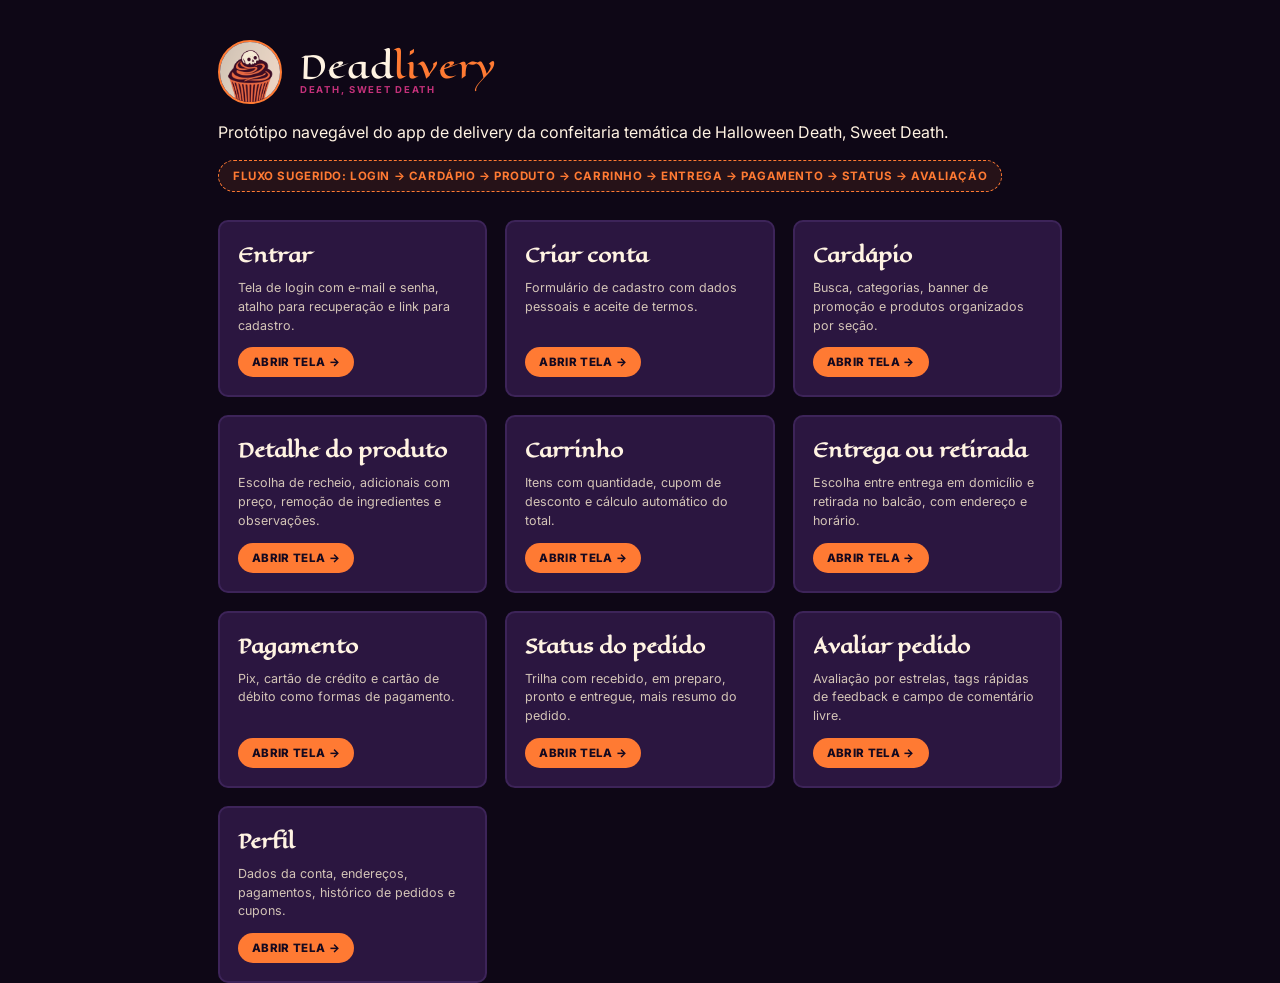
<file: index.html>
<!DOCTYPE html>
<html lang="pt-BR">
<head>
<meta charset="UTF-8">
<meta name="viewport" content="width=device-width, initial-scale=1.0">
<title>Deadlivery — Mapa do protótipo</title>
<link rel="stylesheet" href="style.css">
<style>
  body{ background: #0E0716; }
  .index-head{
    display:flex;
    align-items:center;
    gap:18px;
    margin-bottom: 18px;
  }
  .index-head .logo-mark{ width:64px; height:64px; }
  .index-head .wordmark{ font-size:32px; }
  .index-head p{
    font-size:14px;
    color: var(--bone-dim);
    opacity:0.85;
    max-width: 560px;
    line-height:1.6;
    margin-top: 18px;
  }
  .flow-note{
    font-size:11.5px;
    font-weight:700;
    text-transform:uppercase;
    letter-spacing:0.05em;
    color: var(--pumpkin);
    background: rgba(255,122,51,0.1);
    border:1.5px dashed var(--pumpkin);
    display:inline-block;
    padding:8px 14px;
    border-radius: 999px;
    margin: 18px 0 28px;
  }
  .grid{
    display:grid;
    grid-template-columns: repeat(auto-fit, minmax(230px, 1fr));
    gap: 18px;
  }
  .screen-card{
    background: var(--plum);
    border: 2px solid var(--plum-soft);
    border-radius: var(--radius-card);
    padding: 18px;
    display:flex;
    flex-direction:column;
    gap:8px;
  }
  .screen-card .num{
    font-family: var(--font-serif);
    font-weight:800;
    font-size:11px;
    color: var(--cherry);
  }
  .screen-card h3{
    font-family: var(--font-display);
    font-size: 19px;
    color: var(--bone);
  }
  .screen-card .req-tag{
    font-size:10px;
    font-weight:800;
    text-transform:uppercase;
    letter-spacing:0.03em;
    color: var(--ink);
    background: var(--pumpkin);
    padding:3px 8px;
    border-radius:999px;
    display:inline-block;
    width:fit-content;
  }
  .screen-card p{
    font-size:12.5px;
    color: var(--bone-dim);
    opacity:0.85;
    line-height:1.5;
    flex:1;
  }
  .screen-card a.go{
    align-self:flex-start;
    font-size:11.5px;
    font-weight:800;
    text-transform:uppercase;
    letter-spacing:0.03em;
    color: var(--ink);
    background: var(--pumpkin);
    padding: 8px 14px;
    border-radius: 999px;
    margin-top:4px;
  }
  footer.foot{
    margin-top:36px;
    font-size:12px;
    color:#8a7a9f;
    line-height:1.6;
  }
</style>
</head>
<body>

<div class="index-wrap">
  <div class="index-head">
    <div class="logo-mark"><img src="logo.png" alt="Logo Deadlivery"></div>
    <div>
      <div class="wordmark">Dead<span class="accent">livery</span></div>
      <div class="brand-sub">Death, Sweet Death</div>
    </div>
  </div>

  <p>Protótipo navegável do app de delivery da confeitaria temática de Halloween Death, Sweet Death.</p>

  <span class="flow-note">Fluxo sugerido: Login → Cardápio → Produto → Carrinho → Entrega → Pagamento → Status → Avaliação</span>

  <div class="grid">

    <div class="screen-card">
      <h3>Entrar</h3>
      <p>Tela de login com e-mail e senha, atalho para recuperação e link para cadastro.</p>
      <a class="go" href="login.html">Abrir tela →</a>
    </div>

    <div class="screen-card">
      <h3>Criar conta</h3>
      <p>Formulário de cadastro com dados pessoais e aceite de termos.</p>
      <a class="go" href="cadastro.html">Abrir tela →</a>
    </div>

    <div class="screen-card">
      <h3>Cardápio</h3>
      <p>Busca, categorias, banner de promoção e produtos organizados por seção.</p>
      <a class="go" href="home.html">Abrir tela →</a>
    </div>

    <div class="screen-card">
      <h3>Detalhe do produto</h3>
      <p>Escolha de recheio, adicionais com preço, remoção de ingredientes e observações.</p>
      <a class="go" href="produto.html">Abrir tela →</a>
    </div>

    <div class="screen-card">
      <h3>Carrinho</h3>
      <p>Itens com quantidade, cupom de desconto e cálculo automático do total.</p>
      <a class="go" href="carrinho.html">Abrir tela →</a>
    </div>

    <div class="screen-card">
      <h3>Entrega ou retirada</h3>
      <p>Escolha entre entrega em domicílio e retirada no balcão, com endereço e horário.</p>
      <a class="go" href="entrega.html">Abrir tela →</a>
    </div>

    <div class="screen-card">
      <h3>Pagamento</h3>
      <p>Pix, cartão de crédito e cartão de débito como formas de pagamento.</p>
      <a class="go" href="pagamento.html">Abrir tela →</a>
    </div>

    <div class="screen-card">
      <h3>Status do pedido</h3>
      <p>Trilha com recebido, em preparo, pronto e entregue, mais resumo do pedido.</p>
      <a class="go" href="status.html">Abrir tela →</a>
    </div>

    <div class="screen-card">
      <h3>Avaliar pedido</h3>
      <p>Avaliação por estrelas, tags rápidas de feedback e campo de comentário livre.</p>
      <a class="go" href="avaliacao.html">Abrir tela →</a>
    </div>

    <div class="screen-card">
      <h3>Perfil</h3>
      <p>Dados da conta, endereços, pagamentos, histórico de pedidos e cupons.</p>
      <a class="go" href="perfil.html">Abrir tela →</a>
    </div>

  </div>


</div>

</body>
</html>
</file>
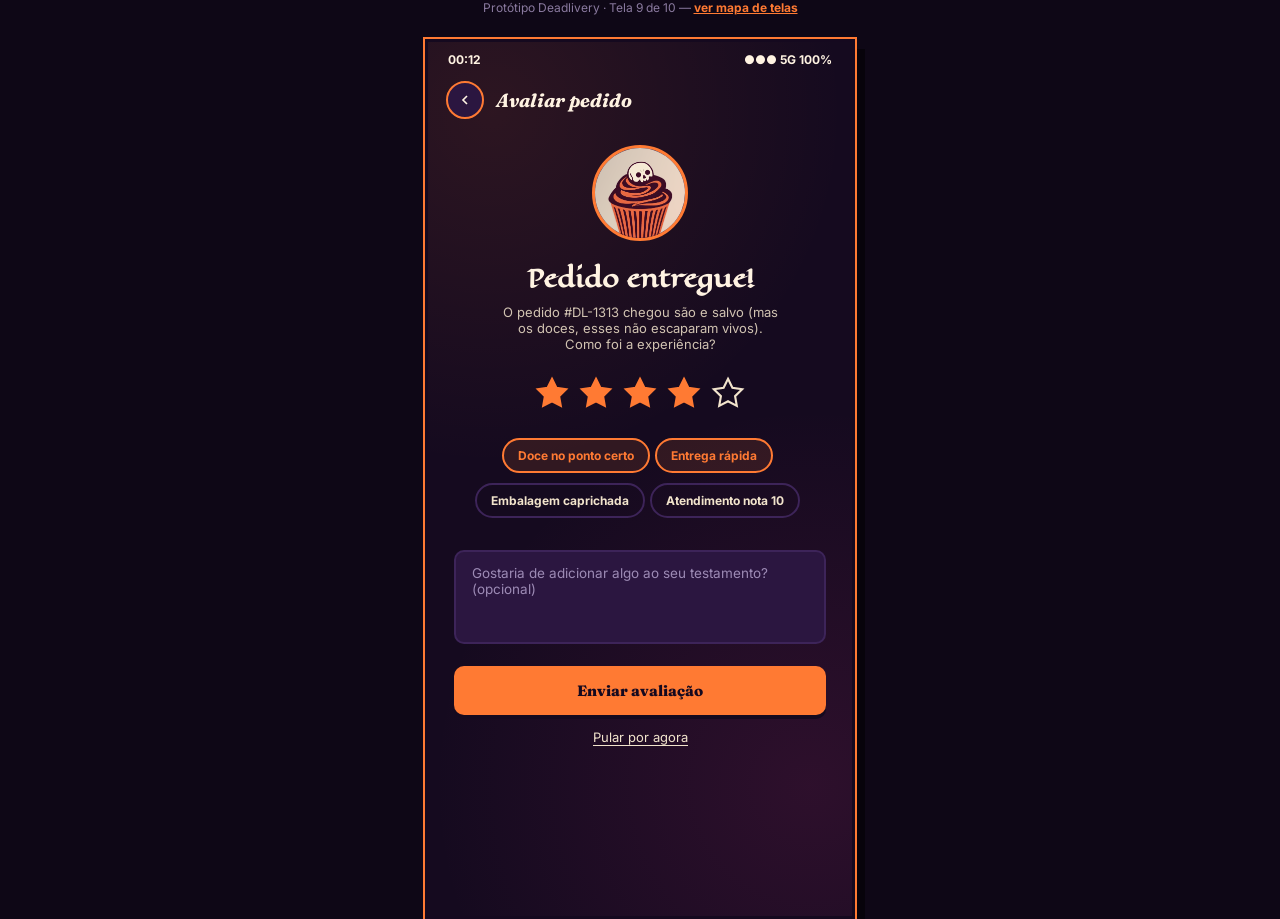
<file: avaliacao.html>
<!DOCTYPE html>
<html lang="pt-BR">
<head>
<meta charset="UTF-8">
<meta name="viewport" content="width=device-width, initial-scale=1.0">
<title>Deadlivery — Avaliar pedido</title>
<link rel="stylesheet" href="style.css">
</head>
<body>

<p class="proto-nav">Protótipo Deadlivery · Tela 9 de 10 — <a href="index.html">ver mapa de telas</a></p>

<div class="device">
  <div class="statusbar">
    <span>00:12</span>
    <span>●●● 5G 100%</span>
  </div>

  <div class="screen" style="padding-bottom:24px;">

    <div class="topbar">
      <a href="status.html" class="back-btn" aria-label="Voltar">
        <svg width="16" height="16" viewBox="0 0 24 24" fill="none" stroke="currentColor" stroke-width="2.5"><path d="m15 18-6-6 6-6"/></svg>
      </a>
      <h1>Avaliar pedido</h1>
    </div>

    <div class="rate-wrap" style="padding-top:10px;">
      <div class="rate-icon"><img src="logo.png" alt="Logo Deadlivery"></div>
      <h2>Pedido entregue!</h2>
      <p class="sub">O pedido #DL-1313 chegou são e salvo (mas os doces, esses não escaparam vivos). Como foi a experiência?</p>

      <div class="star-row">
        <svg viewBox="0 0 24 24" fill="var(--pumpkin)" stroke="var(--pumpkin)" stroke-width="1.5"><path d="m12 2 3.1 6.3 6.9 1-5 4.9 1.2 6.9L12 17.8l-6.2 3.3 1.2-6.9-5-4.9 6.9-1z"/></svg>
        <svg viewBox="0 0 24 24" fill="var(--pumpkin)" stroke="var(--pumpkin)" stroke-width="1.5"><path d="m12 2 3.1 6.3 6.9 1-5 4.9 1.2 6.9L12 17.8l-6.2 3.3 1.2-6.9-5-4.9 6.9-1z"/></svg>
        <svg viewBox="0 0 24 24" fill="var(--pumpkin)" stroke="var(--pumpkin)" stroke-width="1.5"><path d="m12 2 3.1 6.3 6.9 1-5 4.9 1.2 6.9L12 17.8l-6.2 3.3 1.2-6.9-5-4.9 6.9-1z"/></svg>
        <svg viewBox="0 0 24 24" fill="var(--pumpkin)" stroke="var(--pumpkin)" stroke-width="1.5"><path d="m12 2 3.1 6.3 6.9 1-5 4.9 1.2 6.9L12 17.8l-6.2 3.3 1.2-6.9-5-4.9 6.9-1z"/></svg>
        <svg viewBox="0 0 24 24" fill="none" stroke="var(--bone-dim)" stroke-width="1.5"><path d="m12 2 3.1 6.3 6.9 1-5 4.9 1.2 6.9L12 17.8l-6.2 3.3 1.2-6.9-5-4.9 6.9-1z"/></svg>
      </div>

      <div class="tag-row">
        <span class="tag-pill active">Doce no ponto certo</span>
        <span class="tag-pill active">Entrega rápida</span>
        <span class="tag-pill">Embalagem caprichada</span>
        <span class="tag-pill">Atendimento nota 10</span>
      </div>

      <textarea rows="4" placeholder="Gostaria de adicionar algo ao seu testamento? (opcional)"></textarea>

      <a href="home.html" class="btn-primary" style="width:100%;">Enviar avaliação</a>
      <a href="home.html" style="margin-top:14px; font-size:13px; color:var(--bone-dim); border-bottom:1px solid var(--bone-dim);">Pular por agora</a>
    </div>

  </div>

</div>

</body>
</html>
</file>
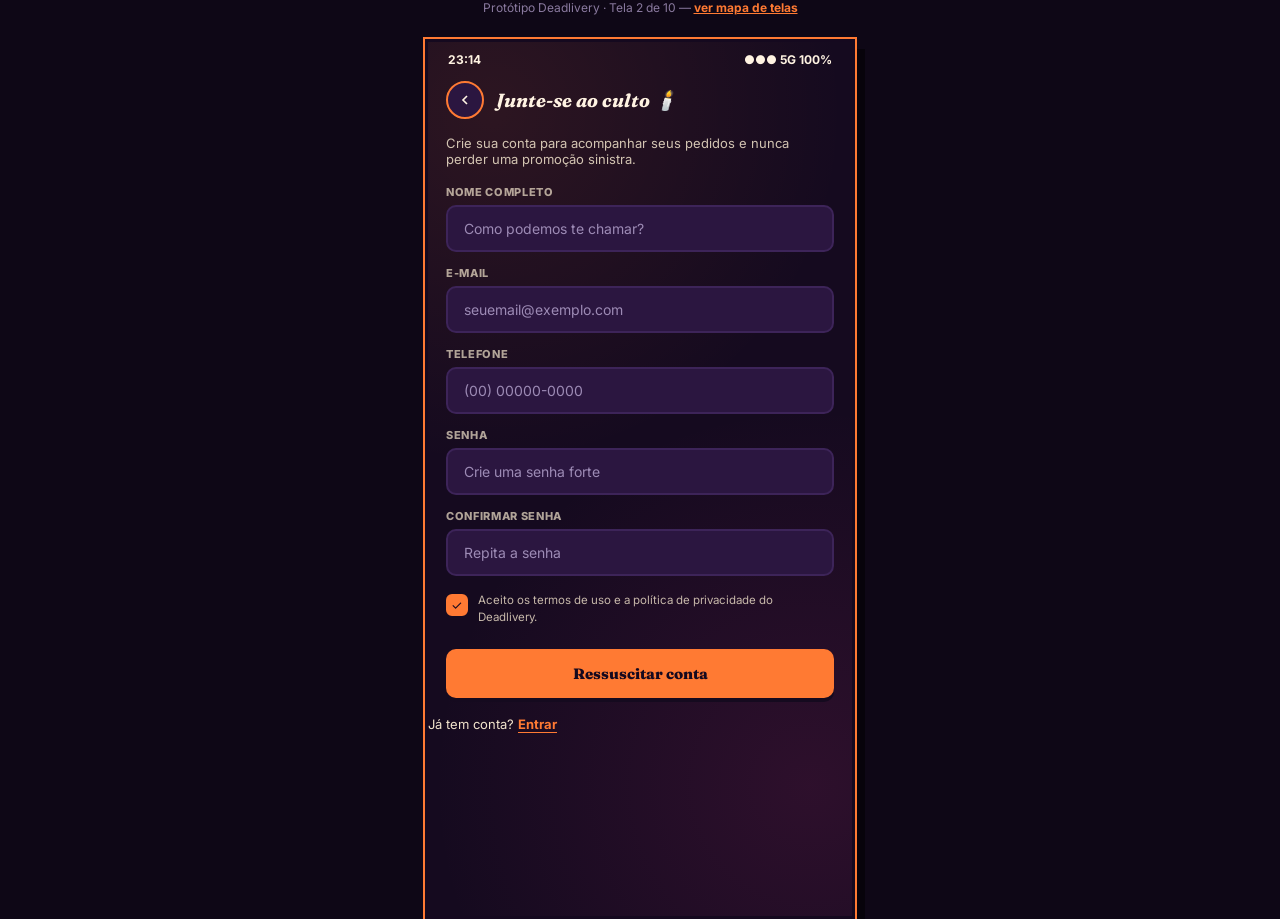
<file: cadastro.html>
<!DOCTYPE html>
<html lang="pt-BR">
<head>
<meta charset="UTF-8">
<meta name="viewport" content="width=device-width, initial-scale=1.0">
<title>Deadlivery — Criar conta</title>
<link rel="stylesheet" href="style.css">
</head>
<body>

<p class="proto-nav">Protótipo Deadlivery · Tela 2 de 10 — <a href="index.html">ver mapa de telas</a></p>

<div class="device">
  <div class="statusbar">
    <span>23:14</span>
    <span>●●● 5G 100%</span>
  </div>

  <div class="screen" style="padding-bottom:24px;">

    <div class="topbar">
      <a href="login.html" class="back-btn" aria-label="Voltar">
        <svg width="16" height="16" viewBox="0 0 24 24" fill="none" stroke="currentColor" stroke-width="2.5"><path d="m15 18-6-6 6-6"/></svg>
      </a>
      <h1>Junte-se ao culto 🕯️</h1>
    </div>

    <div style="padding:0 18px 18px; font-size:13px; color:var(--bone-dim); opacity:0.85;">
      Crie sua conta para acompanhar seus pedidos e nunca perder uma promoção sinistra.
    </div>

    <form style="padding:0 18px;" onsubmit="return false;">
      <div class="field">
        <label for="nome">Nome completo</label>
        <input id="nome" type="text" placeholder="Como podemos te chamar?">
      </div>
      <div class="field">
        <label for="email2">E-mail</label>
        <input id="email2" type="email" placeholder="seuemail@exemplo.com">
      </div>
      <div class="field">
        <label for="tel">Telefone</label>
        <input id="tel" type="tel" placeholder="(00) 00000-0000">
      </div>
      <div class="field">
        <label for="senha2">Senha</label>
        <input id="senha2" type="password" placeholder="Crie uma senha forte">
      </div>
      <div class="field">
        <label for="senha3">Confirmar senha</label>
        <input id="senha3" type="password" placeholder="Repita a senha">
      </div>

      <div style="display:flex; align-items:flex-start; gap:10px; margin: 16px 0 22px;">
        <div class="check-box checked" style="margin-top:2px;">✓</div>
        <p style="font-size:11.5px; color:var(--bone-dim); opacity:0.8; line-height:1.5;">
          Aceito os termos de uso e a política de privacidade do Deadlivery.
        </p>
      </div>

      <a href="home.html" class="btn-primary">Ressuscitar conta</a>
    </form>

    <p class="switch-line">Já tem conta? <a href="login.html">Entrar</a></p>

  </div>

</div>

</body>
</html>
</file>
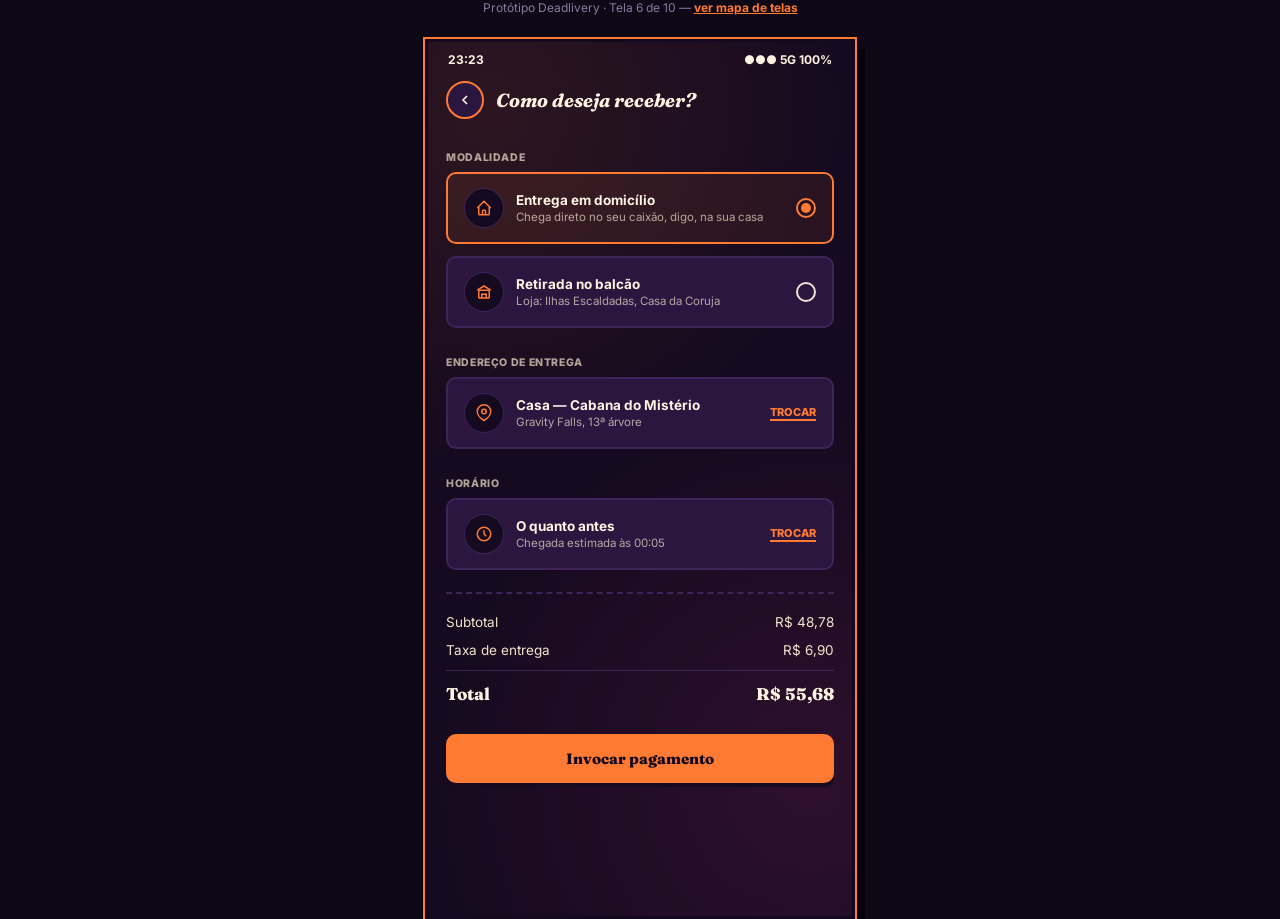
<file: entrega.html>
<!DOCTYPE html>
<html lang="pt-BR">
<head>
<meta charset="UTF-8">
<meta name="viewport" content="width=device-width, initial-scale=1.0">
<title>Deadlivery — Entrega</title>
<link rel="stylesheet" href="style.css">
</head>
<body>

<p class="proto-nav">Protótipo Deadlivery · Tela 6 de 10 — <a href="index.html">ver mapa de telas</a></p>

<div class="device">
  <div class="statusbar">
    <span>23:23</span>
    <span>●●● 5G 100%</span>
  </div>

  <div class="screen">

    <div class="topbar">
      <a href="carrinho.html" class="back-btn" aria-label="Voltar">
        <svg width="16" height="16" viewBox="0 0 24 24" fill="none" stroke="currentColor" stroke-width="2.5"><path d="m15 18-6-6 6-6"/></svg>
      </a>
      <h1>Como deseja receber?</h1>
    </div>

    <div class="field-label">Modalidade</div>

    <div class="choice-card selected">
      <div class="icon-wrap">
        <svg width="18" height="18" viewBox="0 0 24 24" fill="none" stroke="currentColor" stroke-width="2"><path d="M3 12l2-2m0 0 7-7 7 7M5 10v10a1 1 0 0 0 1 1h3m10-11 2 2m-2-2v10a1 1 0 0 1-1 1h-3m-6 0a1 1 0 0 0 1-1v-4a1 1 0 0 1 1-1h2a1 1 0 0 1 1 1v4a1 1 0 0 0 1 1m-6 0h6"/></svg>
      </div>
      <div class="opt-info">
        <div class="opt-title">Entrega em domicílio</div>
        <div class="opt-sub">Chega direto no seu caixão, digo, na sua casa</div>
      </div>
      <div class="radio-circle checked"></div>
    </div>

    <div class="choice-card">
      <div class="icon-wrap">
        <svg width="18" height="18" viewBox="0 0 24 24" fill="none" stroke="currentColor" stroke-width="2"><path d="M3 9.5 12 4l9 5.5"/><rect x="5" y="9.5" width="14" height="10.5" rx="1"/><path d="M9 20v-5h6v5"/></svg>
      </div>
      <div class="opt-info">
        <div class="opt-title">Retirada no balcão</div>
        <div class="opt-sub">Loja: Ilhas Escaldadas, Casa da Coruja</div>
      </div>
      <div class="radio-circle"></div>
    </div>

    <div class="field-label">Endereço de entrega</div>
    <div class="choice-card">
      <div class="icon-wrap">
        <svg width="18" height="18" viewBox="0 0 24 24" fill="none" stroke="currentColor" stroke-width="2"><path d="M21 10c0 7-9 12-9 12s-9-5-9-12a9 9 0 0 1 18 0z"/><circle cx="12" cy="10" r="3"/></svg>
      </div>
      <div class="opt-info">
        <div class="opt-title">Casa — Cabana do Mistério</div>
        <div class="opt-sub">Gravity Falls, 13ª árvore</div>
      </div>
      <span style="font-size:11px; font-weight:800; text-transform:uppercase; color:var(--pumpkin); border-bottom:2px solid var(--pumpkin);">Trocar</span>
    </div>

    <div class="field-label">Horário</div>
    <div class="choice-card">
      <div class="icon-wrap">
        <svg width="18" height="18" viewBox="0 0 24 24" fill="none" stroke="currentColor" stroke-width="2"><circle cx="12" cy="12" r="9"/><path d="M12 7v5l3 3"/></svg>
      </div>
      <div class="opt-info">
        <div class="opt-title">O quanto antes</div>
        <div class="opt-sub">Chegada estimada às 00:05</div>
      </div>
      <span style="font-size:11px; font-weight:800; text-transform:uppercase; color:var(--pumpkin); border-bottom:2px solid var(--pumpkin);">Trocar</span>
    </div>

    <div class="summary-box" style="margin-top:10px;">
      <div class="summary-line">
        <span>Subtotal</span>
        <span>R$ 48,78</span>
      </div>
      <div class="summary-line">
        <span>Taxa de entrega</span>
        <span>R$ 6,90</span>
      </div>
      <div class="summary-line total">
        <span>Total</span>
        <span>R$ 55,68</span>
      </div>
    </div>

    <a href="pagamento.html" class="btn-primary" style="display:block; margin:24px 18px 0; width:auto;">Invocar pagamento</a>

  </div>

</div>

</body>
</html>
</file>
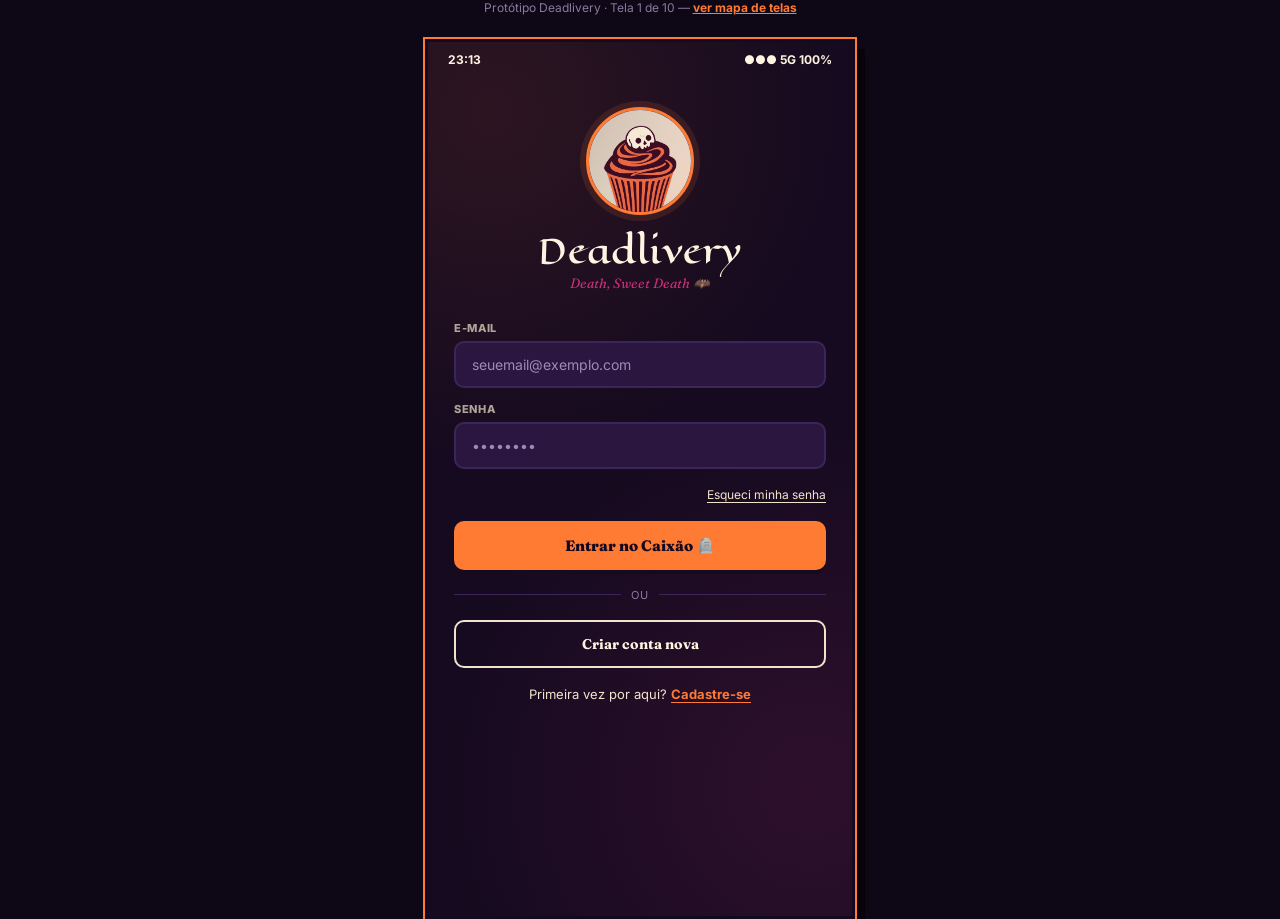
<file: login.html>
<!DOCTYPE html>
<html lang="pt-BR">
<head>
<meta charset="UTF-8">
<meta name="viewport" content="width=device-width, initial-scale=1.0">
<title>Deadlivery — Entrar</title>
<link rel="stylesheet" href="style.css">
</head>
<body>

<p class="proto-nav">Protótipo Deadlivery · Tela 1 de 10 — <a href="index.html">ver mapa de telas</a></p>

<div class="device">
  <div class="statusbar">
    <span>23:13</span>
    <span>●●● 5G 100%</span>
  </div>

  <div class="auth-wrap">
    <div class="auth-logo"><img src="logo.png" alt="Logo Deadlivery: cupcake com caveira"></div>
    <div class="big-word">Deadlivery</div>
    <p class="tagline">Death, Sweet Death 🦇</p>

    <form style="width:100%;" onsubmit="return false;">
      <div class="field">
        <label for="email">E-mail</label>
        <input id="email" type="email" placeholder="seuemail@exemplo.com">
      </div>
      <div class="field">
        <label for="senha">Senha</label>
        <input id="senha" type="password" placeholder="••••••••">
      </div>
      <div style="text-align:right; margin-bottom:18px;">
        <a href="#" style="font-size:12px; color:var(--bone-dim); border-bottom:1px solid var(--bone-dim);">Esqueci minha senha</a>
      </div>

      <a href="home.html" class="btn-primary">Entrar no Caixão 🪦</a>
    </form>

    <div class="auth-divider">ou</div>

    <a href="cadastro.html" class="btn-secondary">Criar conta nova</a>

    <p class="switch-line">Primeira vez por aqui? <a href="cadastro.html">Cadastre-se</a></p>
  </div>

</div>

</body>
</html>
</file>
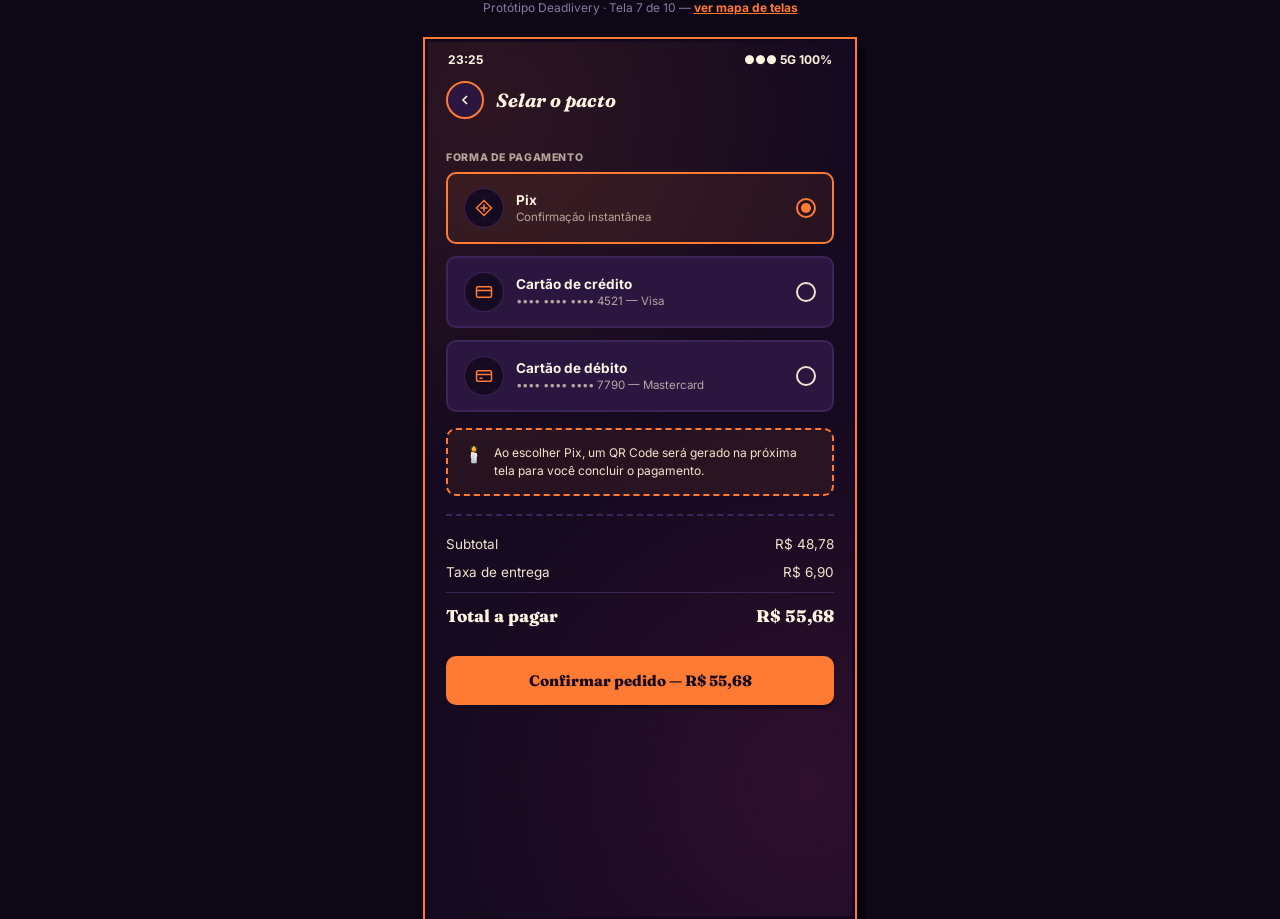
<file: pagamento.html>
<!DOCTYPE html>
<html lang="pt-BR">
<head>
<meta charset="UTF-8">
<meta name="viewport" content="width=device-width, initial-scale=1.0">
<title>Deadlivery — Pagamento</title>
<link rel="stylesheet" href="style.css">
</head>
<body>

<p class="proto-nav">Protótipo Deadlivery · Tela 7 de 10 — <a href="index.html">ver mapa de telas</a></p>

<div class="device">
  <div class="statusbar">
    <span>23:25</span>
    <span>●●● 5G 100%</span>
  </div>

  <div class="screen">

    <div class="topbar">
      <a href="entrega.html" class="back-btn" aria-label="Voltar">
        <svg width="16" height="16" viewBox="0 0 24 24" fill="none" stroke="currentColor" stroke-width="2.5"><path d="m15 18-6-6 6-6"/></svg>
      </a>
      <h1>Selar o pacto</h1>
    </div>

    <div class="field-label">Forma de pagamento</div>

    <div class="choice-card selected">
      <div class="icon-wrap">
        <svg width="18" height="18" viewBox="0 0 24 24" fill="none" stroke="currentColor" stroke-width="2"><path d="M12 2 2 12l10 10 10-10z"/><path d="M12 7v10M7 12h10"/></svg>
      </div>
      <div class="opt-info">
        <div class="opt-title">Pix</div>
        <div class="opt-sub">Confirmação instantânea</div>
      </div>
      <div class="radio-circle checked"></div>
    </div>

    <div class="choice-card">
      <div class="icon-wrap">
        <svg width="18" height="18" viewBox="0 0 24 24" fill="none" stroke="currentColor" stroke-width="2"><rect x="2" y="5" width="20" height="14" rx="2"/><path d="M2 10h20"/></svg>
      </div>
      <div class="opt-info">
        <div class="opt-title">Cartão de crédito</div>
        <div class="opt-sub">•••• •••• •••• 4521 — Visa</div>
      </div>
      <div class="radio-circle"></div>
    </div>

    <div class="choice-card">
      <div class="icon-wrap">
        <svg width="18" height="18" viewBox="0 0 24 24" fill="none" stroke="currentColor" stroke-width="2"><rect x="2" y="5" width="20" height="14" rx="2"/><path d="M2 10h20"/><path d="M6 15h4"/></svg>
      </div>
      <div class="opt-info">
        <div class="opt-title">Cartão de débito</div>
        <div class="opt-sub">•••• •••• •••• 7790 — Mastercard</div>
      </div>
      <div class="radio-circle"></div>
    </div>

    <div style="margin: 4px 18px 0; padding: 14px 16px; background: rgba(255,122,51,0.08); border:2px dashed var(--pumpkin); border-radius:var(--radius-card); display:flex; gap:10px; align-items:flex-start;">
      <span style="font-size:16px;">🕯️</span>
      <p style="font-size:12px; color:var(--bone-dim); line-height:1.5;">
        Ao escolher Pix, um QR Code será gerado na próxima tela para você concluir o pagamento.
      </p>
    </div>

    <div class="summary-box" style="margin-top:18px;">
      <div class="summary-line">
        <span>Subtotal</span>
        <span>R$ 48,78</span>
      </div>
      <div class="summary-line">
        <span>Taxa de entrega</span>
        <span>R$ 6,90</span>
      </div>
      <div class="summary-line total">
        <span>Total a pagar</span>
        <span>R$ 55,68</span>
      </div>
    </div>

    <a href="status.html" class="btn-primary" style="display:block; margin:24px 18px 0; width:auto;">Confirmar pedido — R$ 55,68</a>

  </div>

</div>

</body>
</html>
</file>
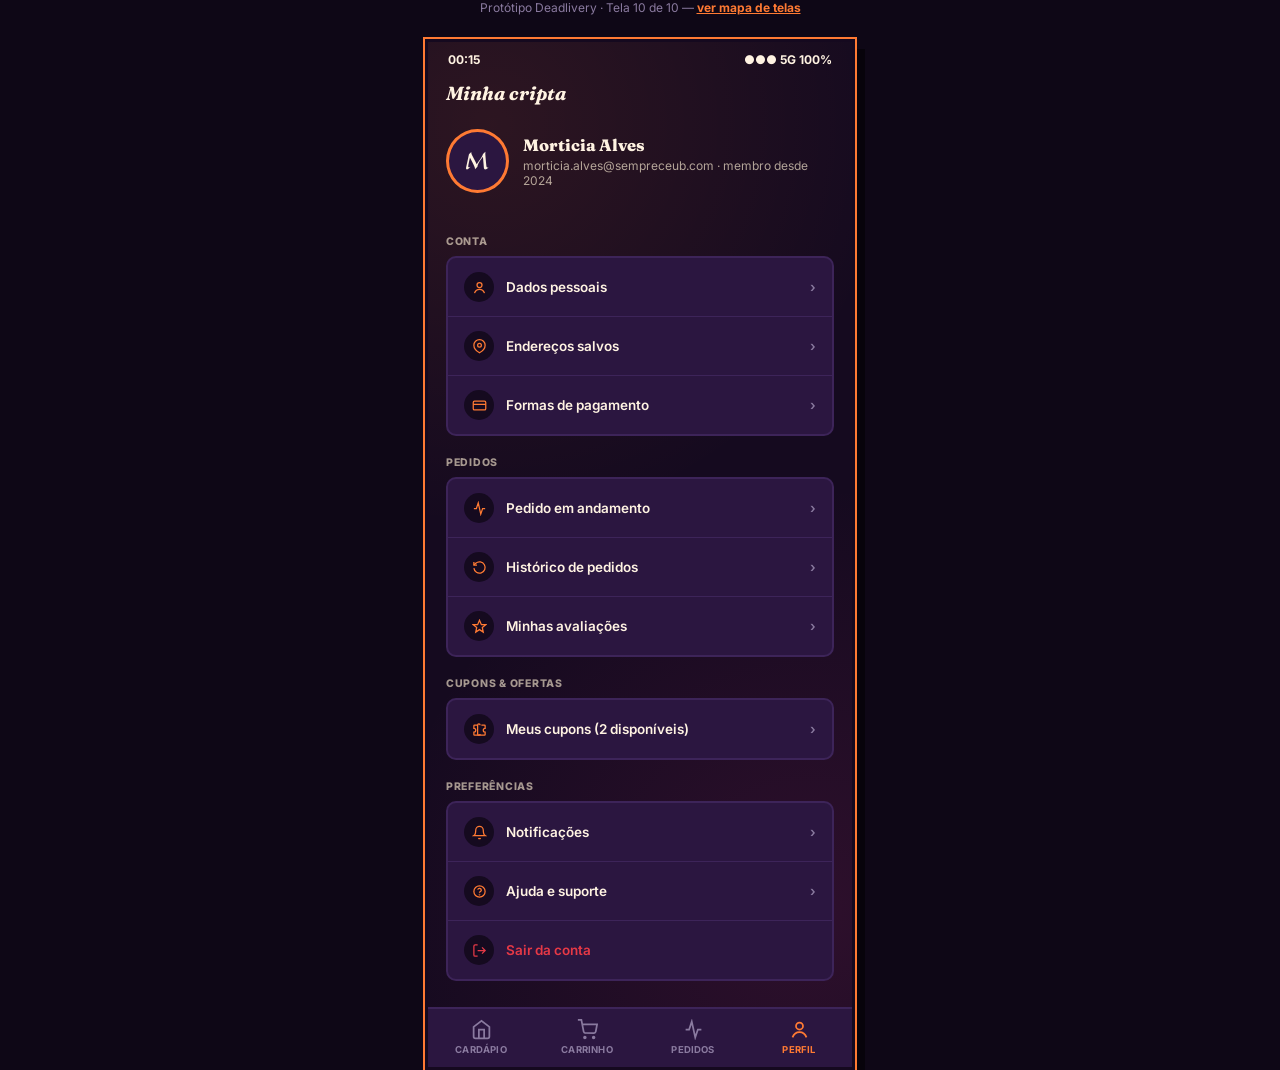
<file: perfil.html>
<!DOCTYPE html>
<html lang="pt-BR">
<head>
<meta charset="UTF-8">
<meta name="viewport" content="width=device-width, initial-scale=1.0">
<title>Deadlivery — Perfil</title>
<link rel="stylesheet" href="style.css">
</head>
<body>

<p class="proto-nav">Protótipo Deadlivery · Tela 10 de 10 — <a href="index.html">ver mapa de telas</a></p>

<div class="device">
  <div class="statusbar">
    <span>00:15</span>
    <span>●●● 5G 100%</span>
  </div>

  <div class="screen">

    <div class="topbar">
      <h1>Minha cripta</h1>
    </div>

    <div class="profile-head">
      <div class="avatar">M</div>
      <div>
        <div class="p-name">Morticia Alves</div>
        <div class="p-sub">morticia.alves@sempreceub.com · membro desde 2024</div>
      </div>
    </div>

    <div class="section-label">Conta</div>
    <div class="menu-list">
      <a href="#">
        <span class="ml-icon">
          <svg width="15" height="15" viewBox="0 0 24 24" fill="none" stroke="currentColor" stroke-width="2"><circle cx="12" cy="8" r="4"/><path d="M4 21c1.5-4 5-6 8-6s6.5 2 8 6"/></svg>
        </span>
        Dados pessoais
        <span class="ml-arrow">›</span>
      </a>
      <a href="#">
        <span class="ml-icon">
          <svg width="15" height="15" viewBox="0 0 24 24" fill="none" stroke="currentColor" stroke-width="2"><path d="M21 10c0 7-9 12-9 12s-9-5-9-12a9 9 0 0 1 18 0z"/><circle cx="12" cy="10" r="3"/></svg>
        </span>
        Endereços salvos
        <span class="ml-arrow">›</span>
      </a>
      <a href="#">
        <span class="ml-icon">
          <svg width="15" height="15" viewBox="0 0 24 24" fill="none" stroke="currentColor" stroke-width="2"><rect x="2" y="5" width="20" height="14" rx="2"/><path d="M2 10h20"/></svg>
        </span>
        Formas de pagamento
        <span class="ml-arrow">›</span>
      </a>
    </div>

    <div class="section-label">Pedidos</div>
    <div class="menu-list">
      <a href="status.html">
        <span class="ml-icon">
          <svg width="15" height="15" viewBox="0 0 24 24" fill="none" stroke="currentColor" stroke-width="2"><path d="M3 12h4l3-9 4 18 3-9h4"/></svg>
        </span>
        Pedido em andamento
        <span class="ml-arrow">›</span>
      </a>
      <a href="#">
        <span class="ml-icon">
          <svg width="15" height="15" viewBox="0 0 24 24" fill="none" stroke="currentColor" stroke-width="2"><path d="M3 3v5h5"/><path d="M3.05 13A9 9 0 1 0 6 5.3L3 8"/></svg>
        </span>
        Histórico de pedidos
        <span class="ml-arrow">›</span>
      </a>
      <a href="#">
        <span class="ml-icon">
          <svg width="15" height="15" viewBox="0 0 24 24" fill="none" stroke="currentColor" stroke-width="2"><path d="m12 2 3 7h7l-5.5 4.5L18 21l-6-4-6 4 1.5-7.5L2 9h7z"/></svg>
        </span>
        Minhas avaliações
        <span class="ml-arrow">›</span>
      </a>
    </div>

    <div class="section-label">Cupons &amp; ofertas</div>
    <div class="menu-list">
      <a href="carrinho.html">
        <span class="ml-icon">
          <svg width="15" height="15" viewBox="0 0 24 24" fill="none" stroke="currentColor" stroke-width="2"><path d="M9 5H4a1 1 0 0 0-1 1v4a3 3 0 0 1 0 6v4a1 1 0 0 0 1 1h16a1 1 0 0 0 1-1v-4a3 3 0 0 1 0-6V6a1 1 0 0 0-1-1h-5"/><path d="M9 5v14m0-14a2 2 0 1 1 4 0m-4 14a2 2 0 1 0 4 0"/></svg>
        </span>
        Meus cupons (2 disponíveis)
        <span class="ml-arrow">›</span>
      </a>
    </div>

    <div class="section-label">Preferências</div>
    <div class="menu-list">
      <a href="#">
        <span class="ml-icon">
          <svg width="15" height="15" viewBox="0 0 24 24" fill="none" stroke="currentColor" stroke-width="2"><path d="M18 8a6 6 0 0 0-12 0c0 7-3 9-3 9h18s-3-2-3-9"/><path d="M13.7 21a2 2 0 0 1-3.4 0"/></svg>
        </span>
        Notificações
        <span class="ml-arrow">›</span>
      </a>
      <a href="#">
        <span class="ml-icon">
          <svg width="15" height="15" viewBox="0 0 24 24" fill="none" stroke="currentColor" stroke-width="2"><circle cx="12" cy="12" r="9"/><path d="M9.1 9a3 3 0 0 1 5.83 1c0 2-3 2-3 4"/><circle cx="12" cy="17" r=".3"/></svg>
        </span>
        Ajuda e suporte
        <span class="ml-arrow">›</span>
      </a>
      <a href="login.html" style="color:var(--blood);">
        <span class="ml-icon" style="color:var(--blood);">
          <svg width="15" height="15" viewBox="0 0 24 24" fill="none" stroke="currentColor" stroke-width="2"><path d="M9 21H5a2 2 0 0 1-2-2V5a2 2 0 0 1 2-2h4"/><path d="M16 17l5-5-5-5"/><path d="M21 12H9"/></svg>
        </span>
        Sair da conta
      </a>
    </div>

  </div>

  <nav class="tabbar">
    <a href="home.html">
      <svg viewBox="0 0 24 24" fill="none" stroke="currentColor" stroke-width="2"><path d="m3 9 9-7 9 7v11a2 2 0 0 1-2 2H5a2 2 0 0 1-2-2z"/><path d="M9 22V12h6v10"/></svg>
      Cardápio
    </a>
    <a href="carrinho.html">
      <svg viewBox="0 0 24 24" fill="none" stroke="currentColor" stroke-width="2"><circle cx="9" cy="21" r="1"/><circle cx="19" cy="21" r="1"/><path d="M1 1h4l2.6 13.4a2 2 0 0 0 2 1.6h9.8a2 2 0 0 0 2-1.6L23 6H6"/></svg>
      Carrinho
    </a>
    <a href="status.html">
      <svg viewBox="0 0 24 24" fill="none" stroke="currentColor" stroke-width="2"><path d="M3 12h4l3-9 4 18 3-9h4"/></svg>
      Pedidos
    </a>
    <a href="perfil.html" class="active">
      <svg viewBox="0 0 24 24" fill="none" stroke="currentColor" stroke-width="2"><circle cx="12" cy="8" r="4"/><path d="M4 21c1.5-4 5-6 8-6s6.5 2 8 6"/></svg>
      Perfil
    </a>
  </nav>

</div>

</body>
</html>
</file>
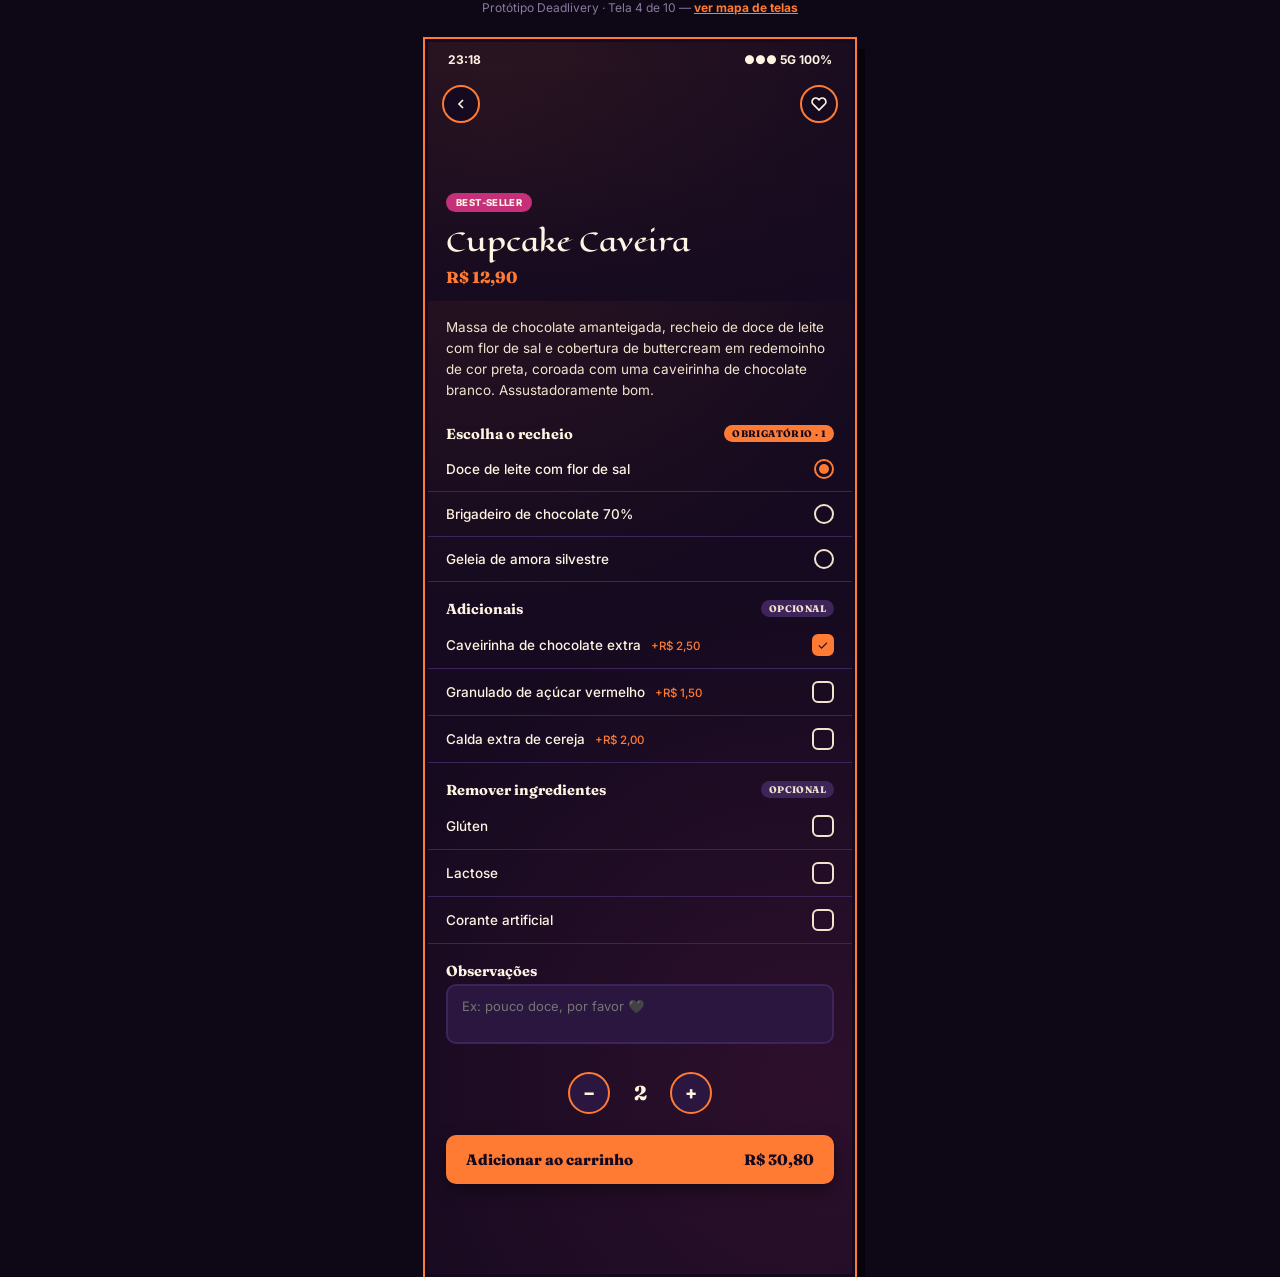
<file: produto.html>
<!DOCTYPE html>
<html lang="pt-BR">
<head>
<meta charset="UTF-8">
<meta name="viewport" content="width=device-width, initial-scale=1.0">
<title>Deadlivery — Cupcake Caveira Sangrenta</title>
<link rel="stylesheet" href="style.css">
</head>
<body>

<p class="proto-nav">Protótipo Deadlivery · Tela 4 de 10 — <a href="index.html">ver mapa de telas</a></p>

<div class="device">
  <div class="statusbar">
    <span>23:18</span>
    <span>●●● 5G 100%</span>
  </div>

  <div class="screen">

    <div class="product-hero" style="background-image:url('https://cdn.awsli.com.br/618/618763/produto/364018924/609963865079a-qlxkcp0ioz.jpg');">
      <div class="scrim"></div>
      <a href="home.html" class="floating-back" aria-label="Voltar">
        <svg width="16" height="16" viewBox="0 0 24 24" fill="none" stroke="currentColor" stroke-width="2.5"><path d="m15 18-6-6 6-6"/></svg>
      </a>
      <button class="floating-fav" aria-label="Favoritar">
        <svg width="16" height="16" viewBox="0 0 24 24" fill="none" stroke="currentColor" stroke-width="2.5"><path d="M20.8 4.6a5.5 5.5 0 0 0-7.8 0L12 5.6l-1-1a5.5 5.5 0 0 0-7.8 7.8l1 1L12 21l7.8-7.6 1-1a5.5 5.5 0 0 0 0-7.8z"/></svg>
      </button>
      <div class="hero-label">
        <span class="tag">Best-seller</span>
        <div class="name">Cupcake Caveira</div>
        <div class="price">R$ 12,90</div>
      </div>
    </div>

    <p class="product-desc">
      Massa de chocolate amanteigada, recheio de doce de leite com flor de sal e cobertura de buttercream em redemoinho de cor preta, coroada com uma caveirinha de chocolate branco. Assustadoramente bom.
    </p>

    <div class="custom-section-title">
      Escolha o recheio
      <span class="req">Obrigatório · 1</span>
    </div>
    <div class="option-line">
      <span class="o-name">Doce de leite com flor de sal</span>
      <div class="radio-circle checked"></div>
    </div>
    <div class="option-line">
      <span class="o-name">Brigadeiro de chocolate 70%</span>
      <div class="radio-circle"></div>
    </div>
    <div class="option-line">
      <span class="o-name">Geleia de amora silvestre</span>
      <div class="radio-circle"></div>
    </div>

    <div class="custom-section-title">
      Adicionais
      <span class="opt">Opcional</span>
    </div>
    <div class="option-line">
      <span class="o-name">Caveirinha de chocolate extra <span class="o-extra">+R$ 2,50</span></span>
      <div class="check-box checked">✓</div>
    </div>
    <div class="option-line">
      <span class="o-name">Granulado de açúcar vermelho <span class="o-extra">+R$ 1,50</span></span>
      <div class="check-box"></div>
    </div>
    <div class="option-line">
      <span class="o-name">Calda extra de cereja <span class="o-extra">+R$ 2,00</span></span>
      <div class="check-box"></div>
    </div>

    <div class="custom-section-title">
      Remover ingredientes
      <span class="opt">Opcional</span>
    </div>
    <div class="option-line">
      <span class="o-name">Glúten</span>
      <div class="check-box"></div>
    </div>
    <div class="option-line">
      <span class="o-name">Lactose</span>
      <div class="check-box"></div>
    </div>
    <div class="option-line">
      <span class="o-name">Corante artificial</span>
      <div class="check-box"></div>
    </div>

    <div class="custom-section-title">Observações</div>
    <div style="padding: 0 18px 6px;">
      <textarea placeholder="Ex: pouco doce, por favor 🖤" rows="2"
        style="width:100%; background:var(--plum); border:2px solid var(--plum-soft); border-radius:var(--radius-card); padding:12px 14px; font-family:inherit; font-size:13px; color:var(--bone); resize:none; outline:none;"></textarea>
    </div>

<div class="qty-stepper">
  <button class="qty-btn">−</button>
  <span class="qty-num">2</span>
  <button class="qty-btn">+</button>
</div>

<div class="qty-stepper" style="margin-top: 20px;"></div>

  </div>

  <div class="sticky-add">
    <a href="carrinho.html" class="btn-primary">
      <span>Adicionar ao carrinho</span>
      <span>R$ 30,80</span>
    </a>
  </div>

</div>

</body>
</html>
</file>
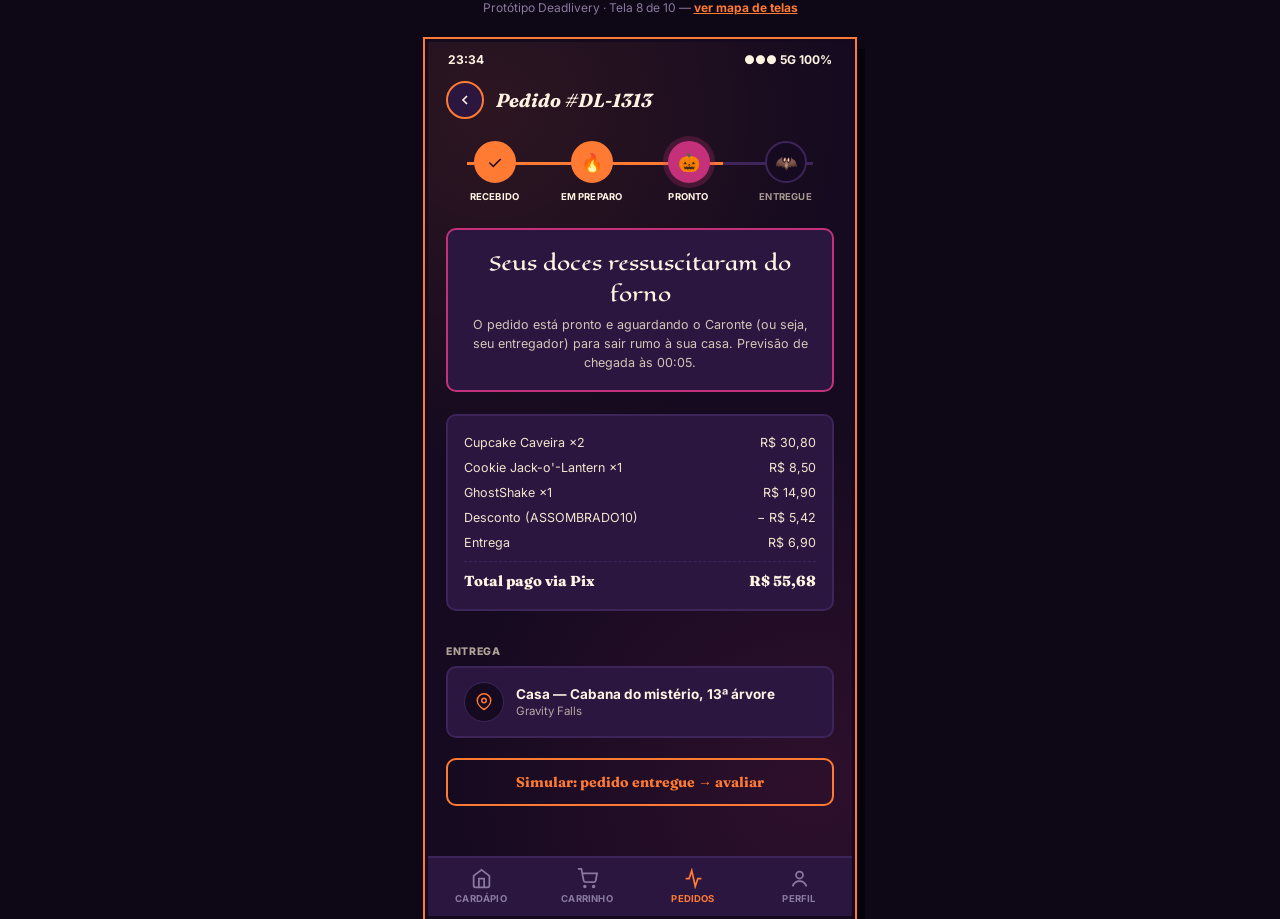
<file: status.html>
<!DOCTYPE html>
<html lang="pt-BR">
<head>
<meta charset="UTF-8">
<meta name="viewport" content="width=device-width, initial-scale=1.0">
<title>Deadlivery — Status do pedido</title>
<link rel="stylesheet" href="style.css">
</head>
<body>

<p class="proto-nav">Protótipo Deadlivery · Tela 8 de 10 — <a href="index.html">ver mapa de telas</a></p>

<div class="device">
  <div class="statusbar">
    <span>23:34</span>
    <span>●●● 5G 100%</span>
  </div>

  <div class="screen">

    <div class="topbar">
      <a href="home.html" class="back-btn" aria-label="Voltar">
        <svg width="16" height="16" viewBox="0 0 24 24" fill="none" stroke="currentColor" stroke-width="2.5"><path d="m15 18-6-6 6-6"/></svg>
      </a>
      <h1>Pedido #DL-1313</h1>
    </div>

    <div class="ritual-track">
      <div class="r-fill" style="width:66%;"></div>
      <div class="ritual-step done">
        <div class="r-dot">✓</div>
        <div class="r-label">Recebido</div>
      </div>
      <div class="ritual-step done">
        <div class="r-dot">🔥</div>
        <div class="r-label">Em preparo</div>
      </div>
      <div class="ritual-step current">
        <div class="r-dot">🎃</div>
        <div class="r-label">Pronto</div>
      </div>
      <div class="ritual-step">
        <div class="r-dot">🦇</div>
        <div class="r-label">Entregue</div>
      </div>
    </div>

    <div class="status-message">
      <div class="s-title">Seus doces ressuscitaram do forno</div>
      <p class="s-sub">O pedido está pronto e aguardando o Caronte (ou seja, seu entregador) para sair rumo à sua casa. Previsão de chegada às 00:05.</p>
    </div>

    <div class="order-summary-card">
      <div class="os-row"><span>Cupcake Caveira ×2</span><span>R$ 30,80</span></div>
      <div class="os-row"><span>Cookie Jack-o'-Lantern ×1</span><span>R$ 8,50</span></div>
      <div class="os-row"><span>GhostShake ×1</span><span>R$ 14,90</span></div>
      <div class="os-row"><span>Desconto (ASSOMBRADO10)</span><span>− R$ 5,42</span></div>
      <div class="os-row"><span>Entrega</span><span>R$ 6,90</span></div>
      <div class="os-row total"><span>Total pago via Pix</span><span>R$ 55,68</span></div>
    </div>

    <div class="field-label">Entrega</div>
    <div class="choice-card">
      <div class="icon-wrap">
        <svg width="18" height="18" viewBox="0 0 24 24" fill="none" stroke="currentColor" stroke-width="2"><path d="M21 10c0 7-9 12-9 12s-9-5-9-12a9 9 0 0 1 18 0z"/><circle cx="12" cy="10" r="3"/></svg>
      </div>
      <div class="opt-info">
        <div class="opt-title">Casa — Cabana do mistério, 13ª árvore</div>
        <div class="opt-sub">Gravity Falls</div>
      </div>
    </div>

    <a href="avaliacao.html" class="btn-secondary" style="display:block; margin:8px 18px 0; width:auto; border-color:var(--pumpkin); color:var(--pumpkin);">Simular: pedido entregue → avaliar</a>

  </div>

  <nav class="tabbar">
    <a href="home.html">
      <svg viewBox="0 0 24 24" fill="none" stroke="currentColor" stroke-width="2"><path d="m3 9 9-7 9 7v11a2 2 0 0 1-2 2H5a2 2 0 0 1-2-2z"/><path d="M9 22V12h6v10"/></svg>
      Cardápio
    </a>
    <a href="carrinho.html">
      <svg viewBox="0 0 24 24" fill="none" stroke="currentColor" stroke-width="2"><circle cx="9" cy="21" r="1"/><circle cx="19" cy="21" r="1"/><path d="M1 1h4l2.6 13.4a2 2 0 0 0 2 1.6h9.8a2 2 0 0 0 2-1.6L23 6H6"/></svg>
      Carrinho
    </a>
    <a href="status.html" class="active">
      <svg viewBox="0 0 24 24" fill="none" stroke="currentColor" stroke-width="2"><path d="M3 12h4l3-9 4 18 3-9h4"/></svg>
      Pedidos
    </a>
    <a href="perfil.html">
      <svg viewBox="0 0 24 24" fill="none" stroke="currentColor" stroke-width="2"><circle cx="12" cy="8" r="4"/><path d="M4 21c1.5-4 5-6 8-6s6.5 2 8 6"/></svg>
      Perfil
    </a>
  </nav>

</div>

</body>
</html>
</file>
<file: style.css>
/* ===========================================================
   DEADLIVERY — design system
   Conceito: confeitaria gótica-doce de Halloween.
   "Doce macabro com charme" — não terror genérico.
   Roxo-noite, laranja-abóbora, magenta-cereja, creme-osso.
=========================================================== */

@import url('https://fonts.googleapis.com/css2?family=Eagle+Lake&family=Fraunces:ital,opsz,wght@0,9..144,400;0,9..144,600;0,9..144,700;0,9..144,900;1,9..144,500&family=Inter:wght@400;500;600;700;800&display=swap');

:root{
  --void:        #150A1F;   /* fundo mais profundo */
  --plum:        #2B1640;   /* roxo-ameixa */
  --plum-soft:   #3D2459;
  --bone:        #FFF3E2;   /* creme-osso */
  --bone-dim:    #F2E4CC;
  --pumpkin:     #FF7A33;   /* laranja da logo */
  --pumpkin-dark:#D9601E;
  --cherry:      #C4317A;   /* magenta-cereja da logo */
  --cherry-dark: #9B2360;
  --blood:       #E63946;
  --ink:         #15091F;

  --radius-card: 10px;
  --shadow-card: 0 6px 0 var(--void);
  --shadow-card-sm: 0 4px 0 var(--void);

  --font-display: "Eagle Lake", "Fraunces", serif;
  --font-serif: "Fraunces", serif;
  --font-body: "Inter", -apple-system, sans-serif;
}

*{ box-sizing:border-box; margin:0; padding:0; }
html, body{ height:100%; }

body{
  font-family: var(--font-body);
  background: #0E0716;
  color: var(--bone);
  -webkit-font-smoothing: antialiased;
}

@media (prefers-reduced-motion: reduce){
  *{ animation-duration:0.01ms !important; transition-duration:0.01ms !important; }
}

a{ color:inherit; text-decoration:none; }
button{ font-family:inherit; cursor:pointer; }
img{ display:block; max-width:100%; }
ul{ list-style:none; }

/* ---------- Frame de protótipo ---------- */
.device{
  max-width: 430px;
  margin: 24px auto;
  background: var(--void);
  min-height: 880px;
  position: relative;
  border: 3px solid var(--ink);
  box-shadow: 0 0 0 2px var(--pumpkin), 10px 10px 0 rgba(0,0,0,0.5);
  display:flex;
  flex-direction:column;
  overflow:hidden;
  background-image:
    radial-gradient(circle at 15% 8%, rgba(255,122,51,0.10), transparent 40%),
    radial-gradient(circle at 90% 85%, rgba(196,49,122,0.14), transparent 45%);
}

.screen{
  flex:1;
  display:flex;
  flex-direction:column;
  overflow-y:auto;
  padding-bottom: 86px;
  position:relative;
}

.statusbar{
  display:flex;
  justify-content:space-between;
  align-items:center;
  padding: 10px 20px 4px;
  font-size: 12px;
  font-weight: 700;
  color: var(--bone);
}

/* ---------- Topbar ---------- */
.topbar{
  display:flex;
  align-items:center;
  gap:12px;
  padding: 10px 18px 16px;
}
.topbar h1{
  font-family: var(--font-serif);
  font-weight:700;
  font-style:italic;
  font-size: 19px;
  color: var(--bone);
}
.back-btn, .icon-btn{
  width:38px; height:38px;
  border:2px solid var(--pumpkin);
  background: var(--plum);
  border-radius: 50%;
  display:flex; align-items:center; justify-content:center;
  flex-shrink:0;
  color: var(--bone);
}
.back-btn:active{ transform: scale(0.93); }
.icon-btn{ position:relative; }

.badge{
  position:absolute;
  top:-6px; right:-6px;
  background: var(--blood);
  color: var(--bone);
  font-size: 10px;
  font-weight: 800;
  width:18px; height:18px;
  border-radius: 50%;
  border: 2px solid var(--void);
  display:flex; align-items:center; justify-content:center;
}

/* ---------- Wordmark / logo ---------- */
.wordmark-row{
  display:flex;
  align-items:center;
  gap:10px;
}
.logo-mark{
  width:42px; height:42px;
  border-radius:50%;
  background: var(--plum);
  border:2px solid var(--pumpkin);
  display:flex; align-items:center; justify-content:center;
  overflow:hidden;
  flex-shrink:0;
}
.logo-mark img{ width:100%; height:100%; object-fit:cover; transform:scale(1.6) translateY(8%); }

.wordmark{
  font-family: var(--font-display);
  font-size: 22px;
  line-height:1;
  color: var(--bone);
  letter-spacing:0.01em;
}
.wordmark .accent{ color: var(--pumpkin); }
.brand-sub{
  font-size: 9.5px;
  letter-spacing:0.18em;
  text-transform:uppercase;
  color: var(--cherry);
  font-weight:700;
  margin-top:2px;
}

/* ---------- Auth (login/cadastro) ---------- */
.auth-wrap{
  flex:1;
  display:flex;
  flex-direction:column;
  padding: 36px 26px 24px;
  align-items:center;
  text-align:center;
}
.auth-logo{
  width:108px; height:108px;
  border-radius:50%;
  border: 3px solid var(--pumpkin);
  background: var(--plum);
  display:flex; align-items:center; justify-content:center;
  overflow:hidden;
  margin-bottom:18px;
  box-shadow: 0 0 0 6px rgba(255,122,51,0.12);
}
.auth-logo img{ width:100%; height:100%; object-fit:cover; transform:scale(1.55) translateY(8%); }

.auth-wrap .big-word{
  font-family: var(--font-display);
  font-size: 34px;
  line-height:1.05;
  color: var(--bone);
}
.auth-wrap .tagline{
  font-family: var(--font-serif);
  font-style:italic;
  font-size: 13.5px;
  color: var(--cherry);
  margin: 6px 0 30px;
}

.field{
  width:100%;
  text-align:left;
  margin-bottom:14px;
}
.field label{
  display:block;
  font-size:11px;
  font-weight:800;
  text-transform:uppercase;
  letter-spacing:0.06em;
  color: var(--bone-dim);
  opacity:0.7;
  margin-bottom:6px;
}
.field input{
  width:100%;
  background: var(--plum);
  border: 2px solid var(--plum-soft);
  border-radius: var(--radius-card);
  padding: 13px 16px;
  font-family: inherit;
  font-size: 14px;
  color: var(--bone);
  outline:none;
}
.field input::placeholder{ color:#9d8bb5; }
.field input:focus{ border-color: var(--pumpkin); }

.auth-divider{
  display:flex;
  align-items:center;
  gap:10px;
  width:100%;
  margin: 18px 0;
  font-size:11px;
  text-transform:uppercase;
  letter-spacing:0.08em;
  color:#8a7a9f;
}
.auth-divider::before, .auth-divider::after{
  content:"";
  flex:1;
  height:1px;
  background: var(--plum-soft);
}

.switch-line{
  font-size:13px;
  color: var(--bone-dim);
  margin-top:18px;
}
.switch-line a{
  color: var(--pumpkin);
  font-weight:700;
  border-bottom: 1.5px solid var(--pumpkin);
}

/* ---------- Botões ---------- */
.btn-primary{
  display:block;
  width:100%;
  background: var(--pumpkin);
  color: var(--ink);
  text-align:center;
  font-family: var(--font-serif);
  font-weight:800;
  font-size: 15px;
  padding: 15px;
  border-radius: var(--radius-card);
  border: none;
  box-shadow: var(--shadow-card-sm);
}
.btn-primary:active{ transform: translateY(3px); box-shadow:none; }

.btn-secondary{
  display:block;
  width:100%;
  background: transparent;
  color: var(--bone);
  text-align:center;
  font-family: var(--font-serif);
  font-weight:700;
  font-size: 14px;
  padding: 13px;
  border-radius: var(--radius-card);
  border: 2px solid var(--bone-dim);
}

.btn-block-wrap{
  padding: 0 18px;
}

/* ---------- Search ---------- */
.search-row{
  margin: 0 18px 16px;
  display:flex;
  gap:10px;
}
.search-box{
  flex:1;
  display:flex;
  align-items:center;
  gap:8px;
  background: var(--plum);
  border: 2px solid var(--plum-soft);
  border-radius: var(--radius-card);
  padding: 11px 16px;
}
.search-box input{
  border:none; outline:none; background:transparent;
  font-family: var(--font-body);
  font-size: 14px;
  width:100%;
  color: var(--bone);
}
.search-box input::placeholder{ color:#9d8bb5; }

/* ---------- Categorias (fitas) ---------- */
.tabs-scroll{
  display:flex;
  gap:10px;
  overflow-x:auto;
  padding: 0 18px 18px;
  scrollbar-width:none;
}
.tabs-scroll::-webkit-scrollbar{ display:none; }
.tab-chip{
  flex-shrink:0;
  font-family: var(--font-serif);
  font-weight:700;
  font-size: 12.5px;
  padding: 9px 16px;
  border:2px solid var(--plum-soft);
  border-radius: 999px;
  background: var(--plum);
  color: var(--bone-dim);
  white-space:nowrap;
}
.tab-chip.active{
  background: var(--cherry);
  border-color: var(--cherry);
  color: var(--bone);
}

/* ---------- Hero banner ---------- */
.hero-banner{
  margin: 4px 18px 22px;
  background: linear-gradient(135deg, var(--cherry-dark), var(--plum) 60%);
  border-radius: var(--radius-card);
  padding: 22px 20px;
  position:relative;
  overflow:hidden;
  border: 2px solid var(--cherry);
}
.hero-banner .eyebrow{
  font-size:10.5px;
  text-transform:uppercase;
  letter-spacing:0.14em;
  color: var(--pumpkin);
  font-weight:800;
  margin-bottom:8px;
  display:block;
}
.hero-banner h3{
  font-family: var(--font-display);
  font-size: 24px;
  line-height:1.2;
  max-width: 72%;
  margin-bottom: 14px;
  color: var(--bone);
}
.hero-banner .hero-cta{
  display:inline-flex;
  align-items:center;
  gap:6px;
  background: var(--pumpkin);
  color: var(--ink);
  font-size:11.5px;
  font-weight:800;
  text-transform:uppercase;
  letter-spacing:0.03em;
  padding:9px 16px;
  border-radius: 999px;
}
.hero-banner::after{
  content:"☠";
  position:absolute;
  right:-6px; bottom:-22px;
  font-size: 110px;
  opacity:0.13;
  color: var(--bone);
  transform: rotate(-8deg);
}

/* ---------- Section heading ---------- */
.section-head{
  display:flex;
  align-items:baseline;
  justify-content:space-between;
  padding: 6px 18px 12px;
}
.section-head h2{
  font-family: var(--font-display);
  font-size: 21px;
  color: var(--bone);
}
.section-head .see-all{
  font-size:11.5px;
  font-weight:700;
  text-transform:uppercase;
  letter-spacing:0.04em;
  color: var(--pumpkin);
  border-bottom: 2px solid var(--pumpkin);
  padding-bottom:1px;
}

/* ---------- Grade de produtos (cardápio) ---------- */
.product-grid{
  display:grid;
  grid-template-columns: 1fr 1fr;
  gap:14px;
  padding: 0 18px 10px;
}
.product-card{
  background: var(--plum);
  border: 2px solid var(--plum-soft);
  border-radius: var(--radius-card);
  overflow:hidden;
  position:relative;
}
.product-card .img-wrap{
  height:108px;
  position:relative;
  overflow:hidden;
}
.product-card img{
  width:100%; height:100%; object-fit:cover;
}
.product-card .tag{
  position:absolute;
  top:8px; left:8px;
  background: var(--blood);
  color: var(--bone);
  font-size:9px;
  font-weight:800;
  text-transform:uppercase;
  letter-spacing:0.04em;
  padding: 3px 8px;
  border-radius: 999px;
}
.product-card .body{
  padding: 10px 12px 12px;
}
.product-card .p-name{
  font-family: var(--font-serif);
  font-weight:700;
  font-size: 13.5px;
  color: var(--bone);
  margin-bottom:4px;
  line-height:1.25;
}
.product-card .p-price{
  font-family: var(--font-serif);
  font-weight:800;
  font-size:13px;
  color: var(--pumpkin);
}
.product-card .p-add{
  position:absolute;
  right:10px; bottom:10px;
  width:28px; height:28px;
  border-radius:50%;
  background: var(--pumpkin);
  color: var(--ink);
  border:none;
  font-size:16px;
  font-weight:800;
  display:flex; align-items:center; justify-content:center;
}

/* ---------- Lista de produtos (vertical, ex: detalhe relacionados) ---------- */
.product-list{
  display:flex;
  flex-direction:column;
  gap:12px;
  padding: 0 18px;
}
.product-row{
  display:flex;
  gap:12px;
  background: var(--plum);
  border:2px solid var(--plum-soft);
  border-radius: var(--radius-card);
  padding:10px;
  align-items:center;
}
.product-row img{
  width:64px; height:64px;
  object-fit:cover;
  border-radius:8px;
  flex-shrink:0;
}
.product-row .info{ flex:1; min-width:0; }
.product-row .p-name{ font-family: var(--font-serif); font-weight:700; font-size:13.5px; color:var(--bone);}
.product-row .p-desc{ font-size:11.5px; color:var(--bone-dim); opacity:0.75; margin:3px 0; }
.product-row .p-price{ font-family: var(--font-serif); font-weight:800; font-size:13px; color:var(--pumpkin); }

/* ---------- Tab bar ---------- */
.tabbar{
  position:absolute;
  left:0; right:0; bottom:0;
  background: var(--plum);
  border-top: 2px solid var(--plum-soft);
  display:flex;
  z-index:20;
}
.tabbar a{
  flex:1;
  display:flex;
  flex-direction:column;
  align-items:center;
  gap:4px;
  padding: 10px 0 12px;
  font-size: 9.5px;
  font-weight:700;
  text-transform:uppercase;
  letter-spacing:0.02em;
  color: #8a7a9f;
}
.tabbar a.active{ color: var(--pumpkin); }
.tabbar svg{ width:21px; height:21px; }

/* ---------- Produto: hero topo ---------- */
.product-hero{
  position:relative;
  height: 230px;
  background-size:cover;
  background-position:center;
}
.product-hero .scrim{
  position:absolute; inset:0;
  background: linear-gradient(180deg, rgba(21,10,31,0.1) 0%, rgba(21,10,31,0.92) 100%);
}
.product-hero .floating-back, .product-hero .floating-fav{
  position:absolute; top:14px;
  width:38px; height:38px;
  background: var(--void);
  border:2px solid var(--pumpkin);
  border-radius:50%;
  display:flex; align-items:center; justify-content:center;
  z-index:2;
  color: var(--bone);
}
.product-hero .floating-back{ left:14px; }
.product-hero .floating-fav{ right:14px; }
.product-hero .hero-label{
  position:absolute; left:18px; bottom:14px; right:18px;
  z-index:2;
}
.product-hero .hero-label .tag{
  display:inline-block;
  background: var(--cherry);
  font-size:9.5px;
  font-weight:800;
  text-transform:uppercase;
  letter-spacing:0.04em;
  padding:4px 10px;
  border-radius:999px;
  margin-bottom:8px;
  color: var(--bone);
}
.product-hero .hero-label .name{
  font-family: var(--font-display);
  font-size: 26px;
  color: var(--bone);
}
.product-hero .hero-label .price{
  font-family: var(--font-serif);
  font-weight:800;
  font-size:16px;
  color: var(--pumpkin);
  margin-top:4px;
}

.product-desc{
  padding: 16px 18px 6px;
  font-size:13.5px;
  line-height:1.55;
  color: var(--bone-dim);
}

.custom-section-title{
  font-family: var(--font-serif);
  font-weight:700;
  font-size: 14.5px;
  color: var(--bone);
  padding: 18px 18px 4px;
  display:flex;
  justify-content:space-between;
  align-items:center;
}
.custom-section-title .req{
  font-size:9.5px;
  font-weight:800;
  text-transform:uppercase;
  letter-spacing:0.04em;
  color: var(--ink);
  background: var(--pumpkin);
  padding:3px 8px;
  border-radius:999px;
}
.custom-section-title .opt{
  font-size:9.5px;
  font-weight:800;
  text-transform:uppercase;
  letter-spacing:0.04em;
  color: var(--bone-dim);
  background: var(--plum-soft);
  padding:3px 8px;
  border-radius:999px;
}

.option-line{
  display:flex;
  align-items:center;
  justify-content:space-between;
  padding: 12px 18px;
  border-bottom: 1px solid var(--plum-soft);
}
.option-line .o-name{
  font-size: 13.5px;
  color: var(--bone);
  font-weight:500;
}
.option-line .o-extra{
  font-size:11.5px;
  color: var(--pumpkin);
  margin-left:6px;
}
.option-line .o-removed{
  text-decoration: line-through;
  opacity:0.5;
}

/* checkbox custom */
.check-box{
  width:22px; height:22px;
  border-radius:6px;
  border: 2px solid var(--bone-dim);
  display:flex; align-items:center; justify-content:center;
  flex-shrink:0;
  font-size:13px;
}
.check-box.checked{
  background: var(--pumpkin);
  border-color: var(--pumpkin);
  color: var(--ink);
}

/* radio custom */
.radio-circle{
  width:20px; height:20px;
  border-radius:50%;
  border:2px solid var(--bone-dim);
  display:flex; align-items:center; justify-content:center;
  flex-shrink:0;
}
.radio-circle.checked{ border-color: var(--pumpkin); }
.radio-circle.checked::after{
  content:"";
  width:10px; height:10px;
  border-radius:50%;
  background: var(--pumpkin);
}

.qty-stepper{
  display:flex;
  align-items:center;
  justify-content:center;
  gap:18px;
  padding: 18px;
}
.qty-stepper .qty-btn{
  width:42px; height:42px;
  border-radius:50%;
  border:2px solid var(--pumpkin);
  background: var(--plum);
  color: var(--bone);
  font-size:18px;
  font-weight:800;
  display:flex; align-items:center; justify-content:center;
}
.qty-stepper .qty-num{
  font-family: var(--font-serif);
  font-weight:800;
  font-size:20px;
  min-width:24px;
  text-align:center;
}

.sticky-add{
  position:absolute;
  left:18px; right:18px; bottom:90px;
  z-index:15;
}
.sticky-add .btn-primary{
  display:flex; justify-content:space-between; align-items:center;
  padding: 15px 20px;
  box-shadow: 0 6px 18px rgba(0,0,0,0.4);
}

/* ---------- Carrinho ---------- */
.cart-item{
  display:flex;
  gap:12px;
  padding: 14px 18px;
  border-bottom:1px solid var(--plum-soft);
}
.cart-item img{
  width:64px; height:64px;
  object-fit:cover;
  border-radius:8px;
}
.cart-item .info{ flex:1; }
.cart-item .dish-name{
  font-family: var(--font-serif);
  font-weight:700;
  font-size:14px;
  color: var(--bone);
  margin-bottom:3px;
}
.cart-item .dish-note{
  font-size:11px;
  color: var(--bone-dim);
  opacity:0.7;
  margin-bottom:8px;
  line-height:1.4;
}
.qty-row{ display:flex; align-items:center; gap:10px; }
.qty-btn-sm{
  width:24px; height:24px;
  border:2px solid var(--pumpkin);
  border-radius:50%;
  background:var(--plum);
  color: var(--bone);
  display:flex;align-items:center;justify-content:center;
  font-weight:800;
  font-size:12px;
  line-height:1;
}
.qty-num-sm{ font-weight:700; font-size:13px; min-width:14px; text-align:center; color: var(--bone); }
.cart-item .price{
  font-family: var(--font-serif);
  font-weight:800;
  font-size:13.5px;
  color: var(--pumpkin);
  white-space:nowrap;
}

.promo-row{
  margin: 16px 18px;
  display:flex;
  gap:10px;
}
.promo-row input{
  flex:1;
  border:2px dashed var(--cherry);
  border-radius: var(--radius-card);
  background:var(--plum);
  padding:12px 14px;
  font-size:13px;
  font-family: inherit;
  text-transform:uppercase;
  letter-spacing:0.03em;
  color: var(--bone);
  outline:none;
}
.promo-row input::placeholder{ color:#9d8bb5; text-transform:none; }
.promo-row button{
  border:none;
  background: var(--cherry);
  color: var(--bone);
  border-radius: var(--radius-card);
  padding: 0 18px;
  font-family: var(--font-serif);
  font-weight:800;
  font-size:11.5px;
  text-transform:uppercase;
}
.promo-applied{
  margin: 0 18px 16px;
  display:flex;
  align-items:center;
  gap:8px;
  background: rgba(255,122,51,0.12);
  border:1.5px dashed var(--pumpkin);
  border-radius: var(--radius-card);
  padding: 10px 14px;
  font-size:12px;
  color: var(--pumpkin);
  font-weight:700;
}

.summary-box{
  margin: 8px 18px 0;
  padding-top: 14px;
  border-top: 2px dashed var(--plum-soft);
}
.summary-line{
  display:flex;
  justify-content:space-between;
  font-size:13.5px;
  padding: 6px 0;
  color: var(--bone-dim);
}
.summary-line.discount{ color: var(--pumpkin); }
.summary-line.total{
  color: var(--bone);
  font-family: var(--font-serif);
  font-weight:800;
  font-size:17px;
  padding-top:12px;
  margin-top:6px;
  border-top:1px solid var(--plum-soft);
}

/* ---------- Entrega / pagamento (option-card) ---------- */
.field-label{
  font-size: 10.5px;
  font-weight:800;
  text-transform:uppercase;
  letter-spacing:0.06em;
  color: var(--bone-dim);
  opacity:0.7;
  padding: 16px 18px 8px;
}

.choice-card{
  display:flex;
  align-items:center;
  gap:12px;
  margin: 0 18px 12px;
  padding: 14px 16px;
  border: 2px solid var(--plum-soft);
  border-radius: var(--radius-card);
  background: var(--plum);
}
.choice-card.selected{
  border-color: var(--pumpkin);
  background: rgba(255,122,51,0.08);
}
.choice-card .icon-wrap{
  width:40px; height:40px;
  border-radius:50%;
  background: var(--void);
  border: 1px solid var(--plum-soft);
  display:flex; align-items:center; justify-content:center;
  flex-shrink:0;
  color: var(--pumpkin);
}
.choice-card .opt-info{ flex:1; }
.choice-card .opt-title{ font-weight:700; font-size:13.5px; color: var(--bone); }
.choice-card .opt-sub{ font-size:11.5px; color: var(--bone-dim); opacity:0.7; margin-top:2px; }

/* ---------- Status do pedido (ritual) ---------- */
.ritual-track{
  margin: 6px 18px 26px;
  display:flex;
  justify-content:space-between;
  position:relative;
}
.ritual-track::before{
  content:"";
  position:absolute;
  top:21px; left:21px; right:21px;
  height:3px;
  background: var(--plum-soft);
  z-index:0;
}
.ritual-track .r-fill{
  position:absolute;
  top:21px; left:21px;
  height:3px;
  background: var(--pumpkin);
  z-index:1;
  transition: width .3s;
}
.ritual-step{
  position:relative;
  z-index:2;
  display:flex;
  flex-direction:column;
  align-items:center;
  gap:8px;
  flex:1;
}
.ritual-step .r-dot{
  width:42px; height:42px;
  border-radius:50%;
  border:2px solid var(--plum-soft);
  background: var(--void);
  display:flex; align-items:center; justify-content:center;
  font-size:18px;
  color: var(--bone-dim);
}
.ritual-step.done .r-dot{
  border-color: var(--pumpkin);
  background: var(--pumpkin);
  color: var(--ink);
}
.ritual-step.current .r-dot{
  border-color: var(--cherry);
  background: var(--cherry);
  color: var(--bone);
  box-shadow: 0 0 0 5px rgba(196,49,122,0.25);
}
.ritual-step .r-label{
  font-size:9.5px;
  font-weight:700;
  text-transform:uppercase;
  letter-spacing:0.02em;
  text-align:center;
  color: var(--bone-dim);
  opacity:0.65;
}
.ritual-step.current .r-label, .ritual-step.done .r-label{ opacity:1; color: var(--bone); }

.status-message{
  margin: 0 18px 22px;
  background: var(--plum);
  border: 2px solid var(--cherry);
  border-radius: var(--radius-card);
  padding: 18px;
  text-align:center;
}
.status-message .s-title{
  font-family: var(--font-display);
  font-size:19px;
  color: var(--bone);
  margin-bottom:6px;
}
.status-message .s-sub{
  font-size:12.5px;
  color: var(--bone-dim);
  opacity:0.85;
  line-height:1.5;
}

.order-summary-card{
  margin: 0 18px 18px;
  background: var(--plum);
  border:2px solid var(--plum-soft);
  border-radius: var(--radius-card);
  padding: 14px 16px;
}
.order-summary-card .os-row{
  display:flex;
  justify-content:space-between;
  font-size:12.5px;
  color: var(--bone-dim);
  padding: 5px 0;
}
.order-summary-card .os-row.total{
  color: var(--bone);
  font-weight:800;
  font-family: var(--font-serif);
  font-size:14.5px;
  border-top:1px dashed var(--plum-soft);
  margin-top:6px;
  padding-top:10px;
}

/* ---------- Avaliação ---------- */
.rate-wrap{
  flex:1;
  display:flex;
  flex-direction:column;
  align-items:center;
  text-align:center;
  padding: 30px 26px;
}
.rate-wrap .rate-icon{
  width:96px; height:96px;
  border-radius:50%;
  border: 3px solid var(--pumpkin);
  background: var(--plum);
  display:flex; align-items:center; justify-content:center;
  overflow:hidden;
  margin-bottom:18px;
}
.rate-wrap .rate-icon img{ width:100%; height:100%; object-fit:cover; transform:scale(1.55) translateY(8%); }
.rate-wrap h2{
  font-family: var(--font-display);
  font-size: 24px;
  margin-bottom:6px;
}
.rate-wrap p.sub{
  font-size:13px;
  color: var(--bone-dim);
  opacity:0.85;
  margin-bottom:24px;
  max-width:280px;
}
.star-row{
  display:flex;
  gap:10px;
  margin-bottom:28px;
}
.star-row svg{ width:34px; height:34px; }
.tag-pill{
  display:inline-block;
  font-size:12px;
  font-weight:700;
  padding: 8px 14px;
  border-radius:999px;
  border: 2px solid var(--plum-soft);
  color: var(--bone-dim);
  margin: 0 5px 10px 0;
}
.tag-pill.active{
  border-color: var(--pumpkin);
  background: rgba(255,122,51,0.12);
  color: var(--pumpkin);
}
.tag-row{
  display:flex;
  flex-wrap:wrap;
  justify-content:center;
  margin-bottom: 22px;
}
.rate-wrap textarea{
  width:100%;
  background: var(--plum);
  border: 2px solid var(--plum-soft);
  border-radius: var(--radius-card);
  padding: 13px 16px;
  font-family: inherit;
  font-size: 13.5px;
  color: var(--bone);
  outline:none;
  resize:none;
  margin-bottom: 22px;
}
.rate-wrap textarea::placeholder{ color:#9d8bb5; }

/* ---------- Perfil ---------- */
.profile-head{
  display:flex;
  align-items:center;
  gap:14px;
  padding: 8px 18px 22px;
}
.profile-head .avatar{
  width:64px; height:64px;
  border-radius:50%;
  background: var(--plum);
  border:3px solid var(--pumpkin);
  display:flex; align-items:center; justify-content:center;
  font-family: var(--font-display);
  font-size:22px;
  color: var(--bone);
}
.profile-head .p-name{
  font-family: var(--font-serif);
  font-weight:800;
  font-size:16.5px;
  color: var(--bone);
}
.profile-head .p-sub{
  font-size:12px;
  color: var(--bone-dim);
  opacity:0.7;
  margin-top:3px;
}

.menu-list{
  margin: 0 18px;
  border: 2px solid var(--plum-soft);
  border-radius: var(--radius-card);
  overflow:hidden;
  background: var(--plum);
}
.menu-list a{
  display:flex;
  align-items:center;
  gap:12px;
  padding: 14px 16px;
  border-bottom: 1px solid var(--plum-soft);
  font-size:13.5px;
  font-weight:600;
  color: var(--bone);
}
.menu-list a:last-child{ border-bottom:none; }
.menu-list .ml-icon{
  width:30px; height:30px;
  border-radius:50%;
  background: var(--void);
  display:flex;align-items:center;justify-content:center;
  flex-shrink:0;
  color: var(--pumpkin);
}
.menu-list .ml-arrow{ margin-left:auto; color:#8a7a9f; }

.section-label{
  font-size:10.5px;
  font-weight:800;
  text-transform:uppercase;
  letter-spacing:0.07em;
  color: var(--bone-dim);
  opacity:0.65;
  padding: 20px 18px 8px;
}

/* ---------- Nav helper ---------- */
.proto-nav{
  max-width:430px;
  margin: 0 auto 8px;
  font-size:12px;
  color:#8a7a9f;
  text-align:center;
  font-family: var(--font-body);
}
.proto-nav a{
  color: var(--pumpkin);
  font-weight:700;
  text-decoration:underline;
}

.index-wrap{
  max-width:880px;
  margin: 40px auto;
  padding: 0 18px;
}
</file>
